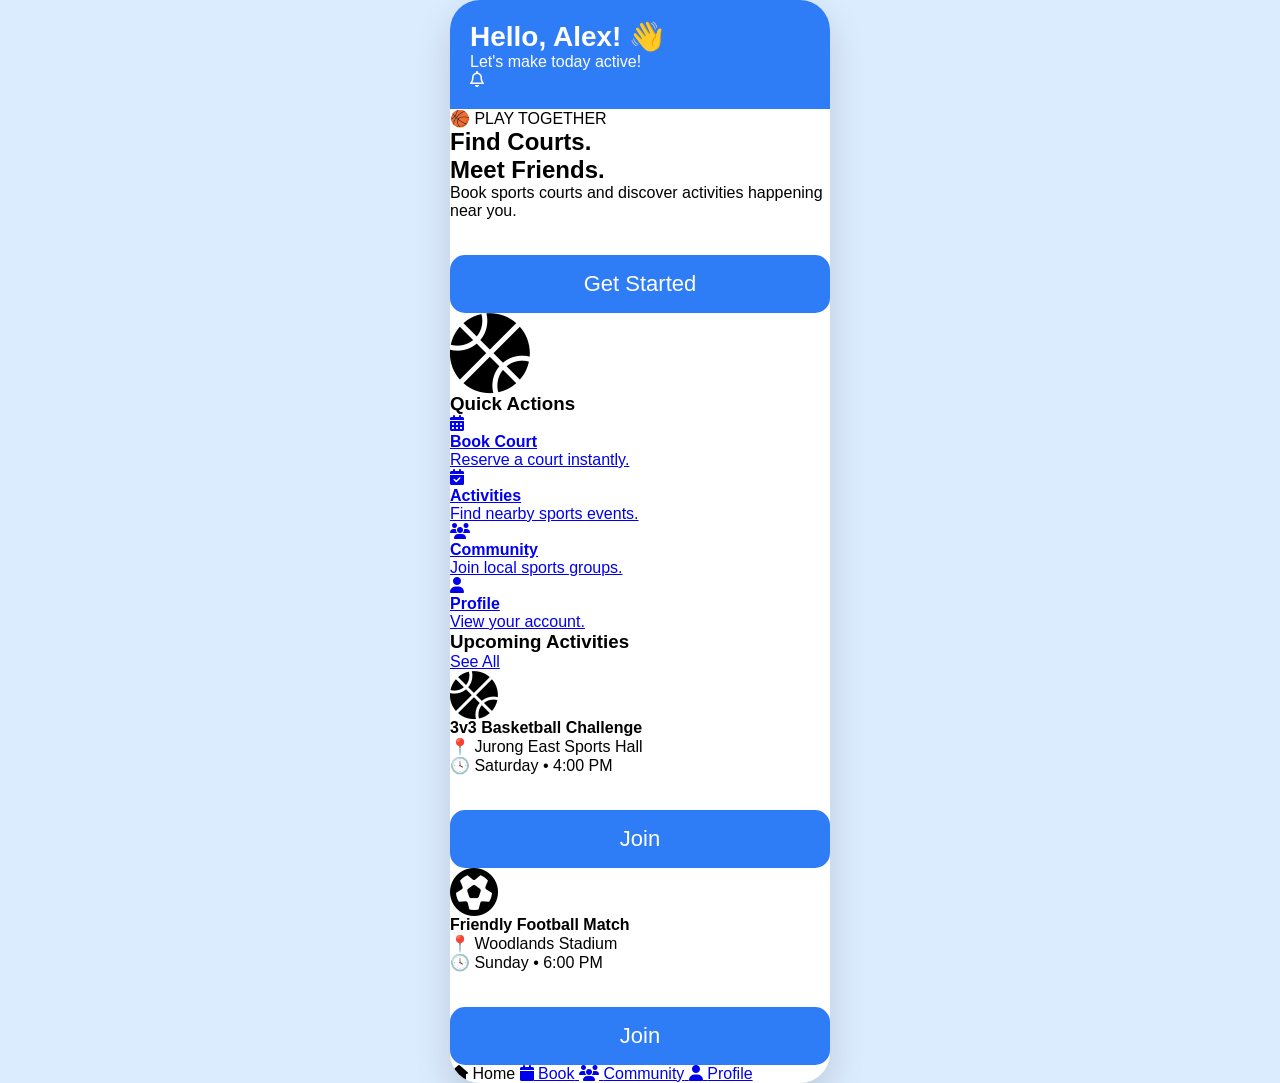
<file: index.html>
<!DOCTYPE html>
<html lang="en">

<head>
    <meta charset="UTF-8">
    <meta name="viewport" content="width=device-width, initial-scale=1.0">

    <title>Youth Connect</title>

    <link rel="stylesheet" href="style.css">

    <link rel="stylesheet"
        href="https://cdnjs.cloudflare.com/ajax/libs/font-awesome/6.5.2/css/all.min.css">

</head>

<body>

<div class="phone">

    <!-- Header -->

    <header>

        <div>

            <h2>Hello, Alex! 👋</h2>

            <p>Let's make today active!</p>

        </div>

        <div class="bell">

            <i class="fa-regular fa-bell"></i>

        </div>

    </header>


    <!-- Hero Banner -->

    <section class="hero">

        <div class="hero-text">

            <span class="badge">

                🏀 PLAY TOGETHER

            </span>

            <h1>Find Courts.<br>Meet Friends.</h1>

            <p>

                Book sports courts and discover activities

                happening near you.

            </p>

            <button>

                Get Started

            </button>

        </div>

        <div class="hero-image">

            <div class="basketball-circle">

                <i class="fa-solid fa-basketball fa-5x"></i>

            </div>

        </div>

    </section>


    <!-- Quick Actions -->

    <section class="section">

        <h3>Quick Actions</h3>

        <div class="grid">

            <a href="book.html" class="card blue">

                <i class="fa-solid fa-calendar-days"></i>

                <h4>Book Court</h4>

                <p>Reserve a court instantly.</p>

            </a>

            <a href="activities.html" class="card orange">

                <i class="fa-solid fa-calendar-check"></i>

                <h4>Activities</h4>

                <p>Find nearby sports events.</p>

            </a>

            <a href="communities.html" class="card green">

                <i class="fa-solid fa-users"></i>

                <h4>Community</h4>

                <p>Join local sports groups.</p>

            </a>

            <a href="profile.html" class="card purple">

                <i class="fa-solid fa-user"></i>

                <h4>Profile</h4>

                <p>View your account.</p>

            </a>

        </div>

    </section>


    <!-- Upcoming Activities -->

    <section class="section">

        <div class="section-title">

            <h3>Upcoming Activities</h3>

            <a href="#">See All</a>

        </div>

        <div class="activity-card">

            <div class="activity-image">

                <i class="fa-solid fa-basketball fa-3x"></i>

            </div>

            <div class="activity-info">

                <h4>3v3 Basketball Challenge</h4>

                <p>

                    📍 Jurong East Sports Hall

                </p>

                <p>

                    🕓 Saturday • 4:00 PM

                </p>

            </div>

            <button class="join-btn">

                Join

            </button>

        </div>

        <div class="activity-card">

            <div class="activity-image football">

                <i class="fa-solid fa-futbol fa-3x"></i>

            </div>

            <div class="activity-info">

                <h4>Friendly Football Match</h4>

                <p>

                    📍 Woodlands Stadium

                </p>

                <p>

                    🕓 Sunday • 6:00 PM

                </p>

            </div>

            <button class="join-btn">

                Join

            </button>

        </div>

    </section>


    <!-- Bottom Navigation -->

    <nav>

        <a class="active">

            <i class="fa-solid fa-house"></i>

            <span>Home</span>

        </a>

        <a href="book.html">

            <i class="fa-solid fa-calendar"></i>

            <span>Book</span>

        </a>

        <a href="communities.html">

            <i class="fa-solid fa-users"></i>

            <span>Community</span>

        </a>

        <a href="profile.html">

            <i class="fa-solid fa-user"></i>

            <span>Profile</span>

        </a>

    </nav>

</div>

<script src="script.js"></script>

</body>

</html>
</file>
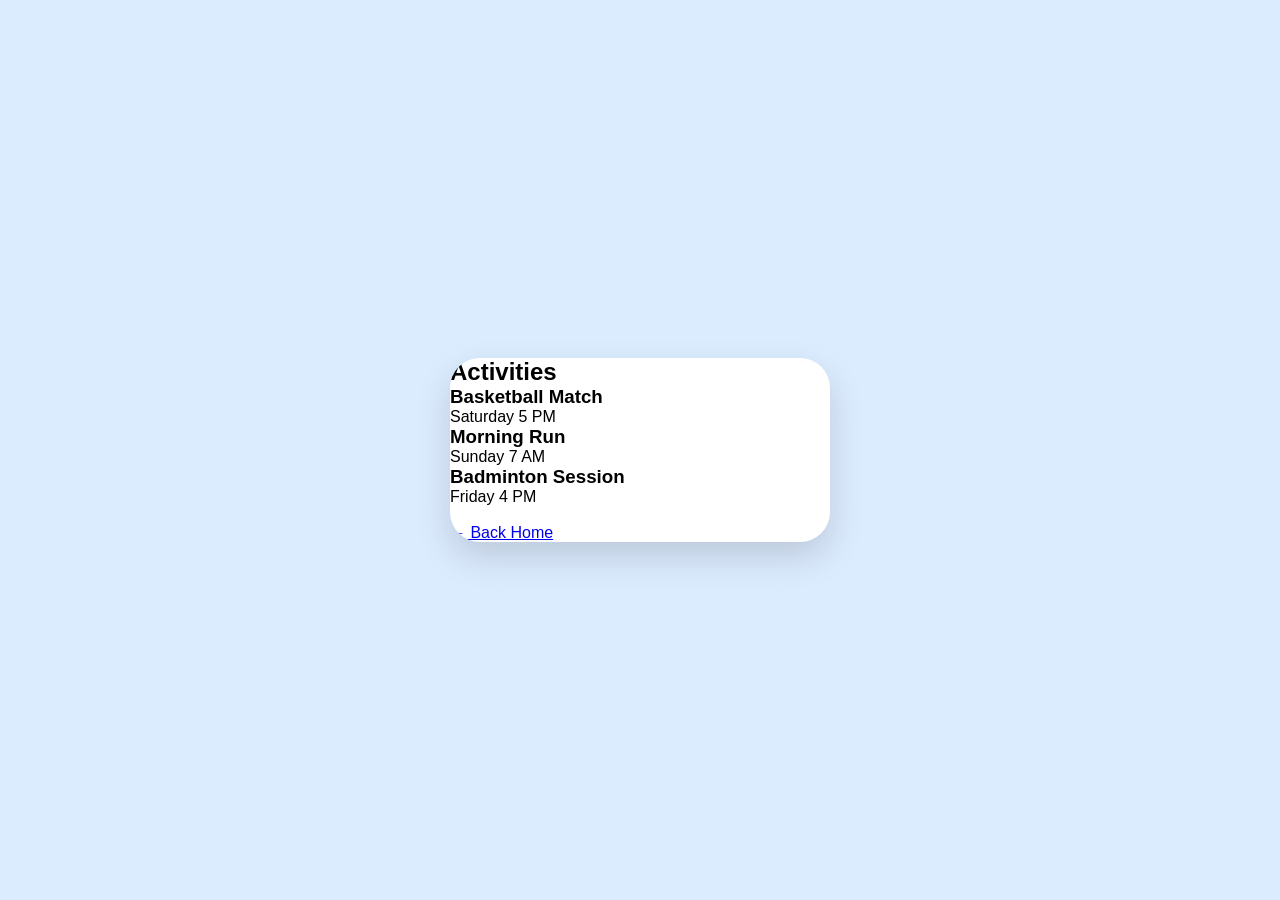
<file: activities.html>
<!DOCTYPE html>
<html>
<head>
<title>Activities</title>
<link rel="stylesheet" href="style.css">
</head>

<body>

<div class="phone">

<h2>Activities</h2>

<div class="card">
<h3>Basketball Match</h3>
<p>Saturday 5 PM</p>
</div>

<div class="card">
<h3>Morning Run</h3>
<p>Sunday 7 AM</p>
</div>

<div class="card">
<h3>Badminton Session</h3>
<p>Friday 4 PM</p>
</div>

<br>

<a href="index.html">← Back Home</a>

</div>

</body>
</html>
</file>
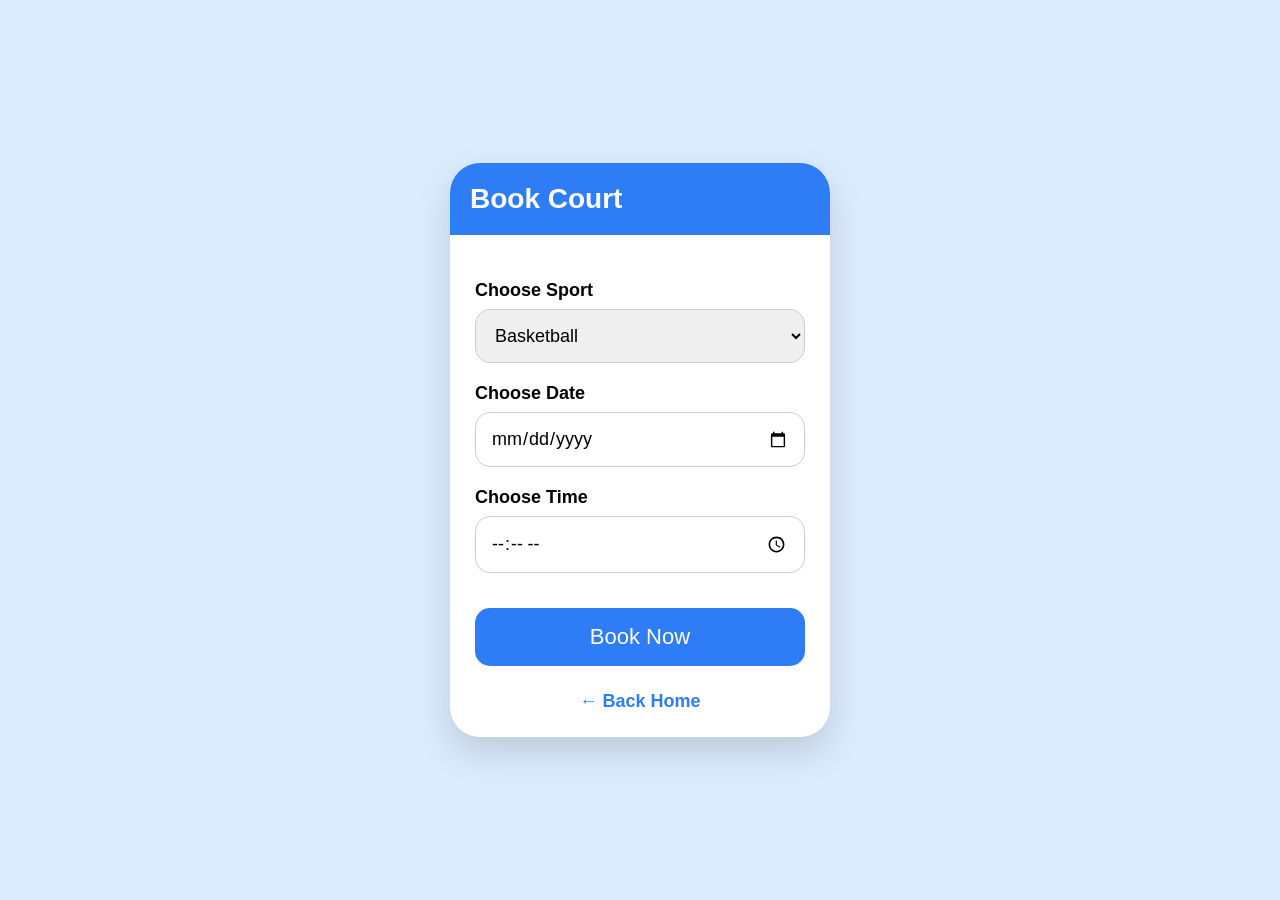
<file: book.html>
<!DOCTYPE html>
<html lang="en">
<head>
    <meta charset="UTF-8">
    <meta name="viewport" content="width=device-width, initial-scale=1.0">
    <title>Book Court</title>

    <link rel="stylesheet" href="style.css">
</head>

<body>

<div class="phone">

<header>
    <h2>Book Court</h2>
</header>

<div class="content">

    <label>Choose Sport</label>

    <select>
        <option>Basketball</option>
        <option>Badminton</option>
        <option>Football</option>
        <option>Volleyball</option>
    </select>

    <label>Choose Date</label>

    <input type="date">

    <label>Choose Time</label>

    <input type="time">

    <button>Book Now</button>

    <a class="back" href="index.html">← Back Home</a>

</div>

</div>

</body>
</html>
</file>
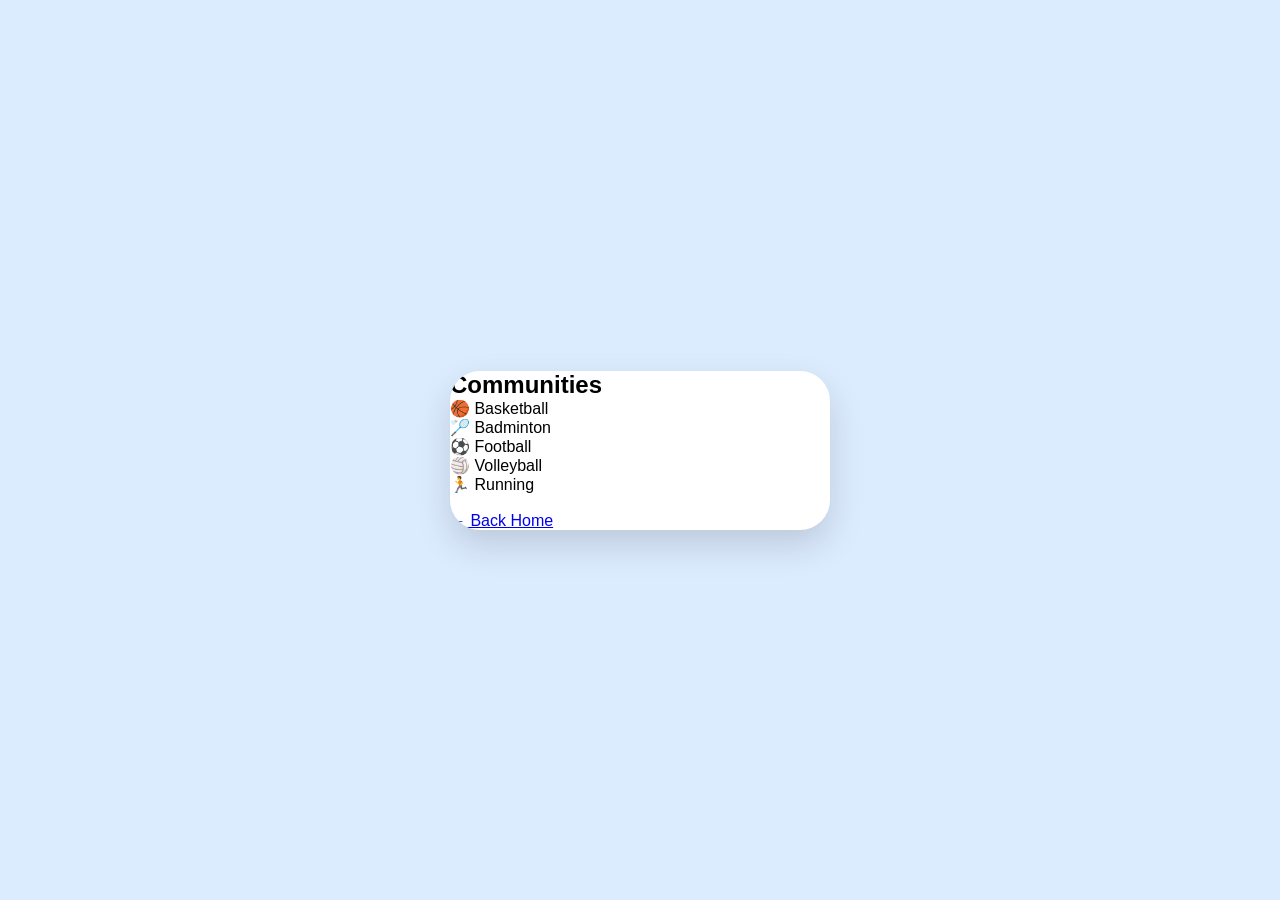
<file: communities.html>
<!DOCTYPE html>
<html>
<head>
<title>Communities</title>
<link rel="stylesheet" href="style.css">
</head>

<body>

<div class="phone">

<h2>Communities</h2>

<div class="card">🏀 Basketball</div>

<div class="card">🏸 Badminton</div>

<div class="card">⚽ Football</div>

<div class="card">🏐 Volleyball</div>

<div class="card">🏃 Running</div>

<br>

<a href="index.html">← Back Home</a>

</div>

</body>
</html>
</file>
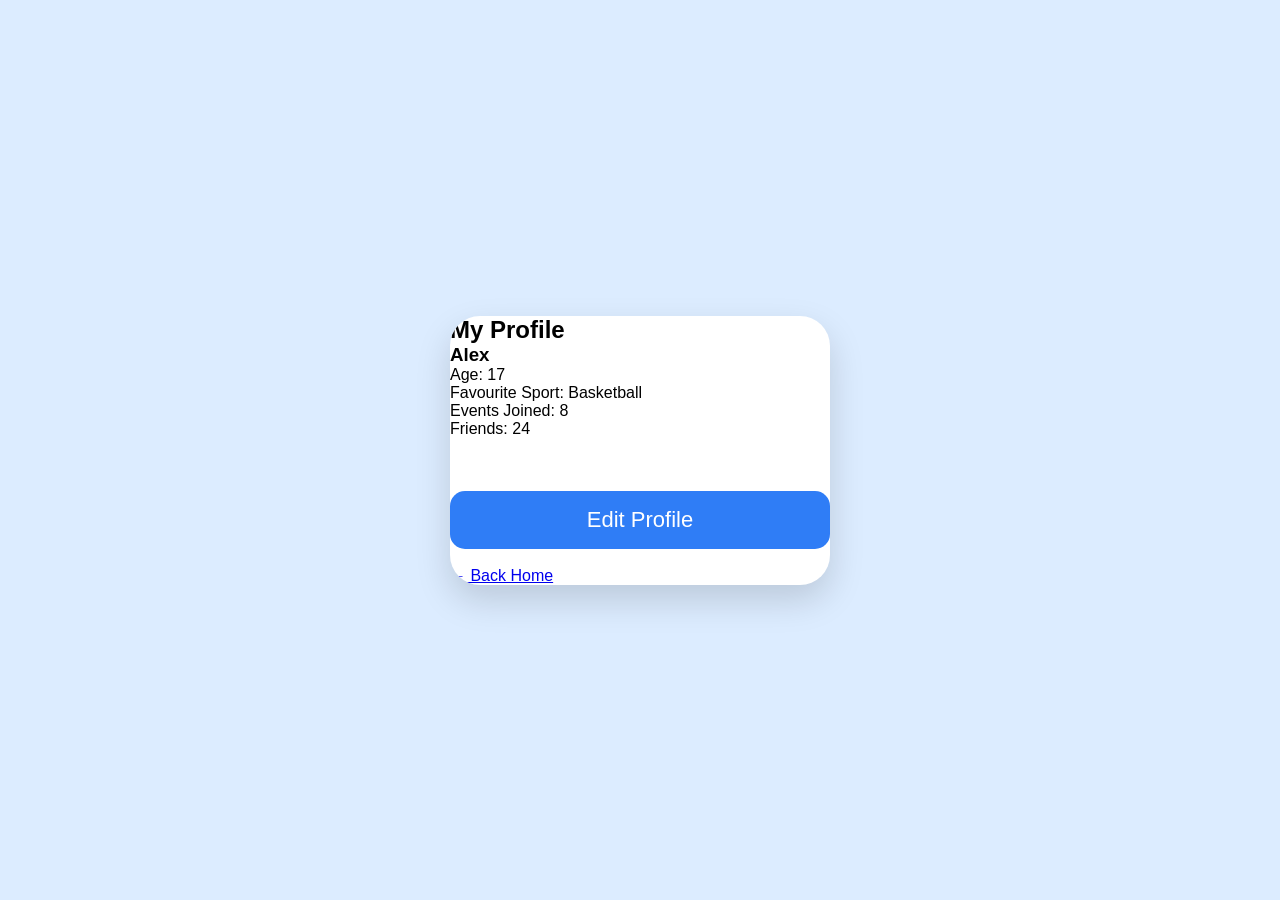
<file: profile.html>
<!DOCTYPE html>
<html>
<head>
<title>Profile</title>
<link rel="stylesheet" href="style.css">
</head>

<body>

<div class="phone">

<h2>My Profile</h2>

<h3>Alex</h3>

<p>Age: 17</p>

<p>Favourite Sport: Basketball</p>

<p>Events Joined: 8</p>

<p>Friends: 24</p>

<br>

<button>Edit Profile</button>

<br><br>

<a href="index.html">← Back Home</a>

</div>

</body>
</html>
</file>
<file: style.css>
*{
    margin:0;
    padding:0;
    box-sizing:border-box;
    font-family:Arial,sans-serif;
}

body{
    background:#dcecff;
    display:flex;
    justify-content:center;
    align-items:center;
    min-height:100vh;
}

.phone{
    width:380px;
    background:#fff;
    border-radius:30px;
    overflow:hidden;
    box-shadow:0 15px 35px rgba(0,0,0,.15);
}

header{
    background:#2f7df6;
    color:white;
    padding:20px;
}

header h2{
    font-size:28px;
}

.content{
    padding:25px;
}

label{
    display:block;
    font-weight:bold;
    margin-top:20px;
    margin-bottom:8px;
    font-size:18px;
}

select,
input{
    width:100%;
    padding:15px;
    border:1px solid #ccc;
    border-radius:15px;
    font-size:18px;
    outline:none;
}

select:focus,
input:focus{
    border-color:#2f7df6;
}

button{
    width:100%;
    margin-top:35px;
    padding:16px;
    border:none;
    border-radius:15px;
    background:#2f7df6;
    color:white;
    font-size:22px;
    cursor:pointer;
    transition:.3s;
}

button:hover{
    background:#1f65d8;
}

.back{
    display:block;
    text-align:center;
    margin-top:25px;
    color:#2f7df6;
    font-weight:bold;
    text-decoration:none;
    font-size:18px;
}

.back:hover{
    text-decoration:underline;
}
</file>
